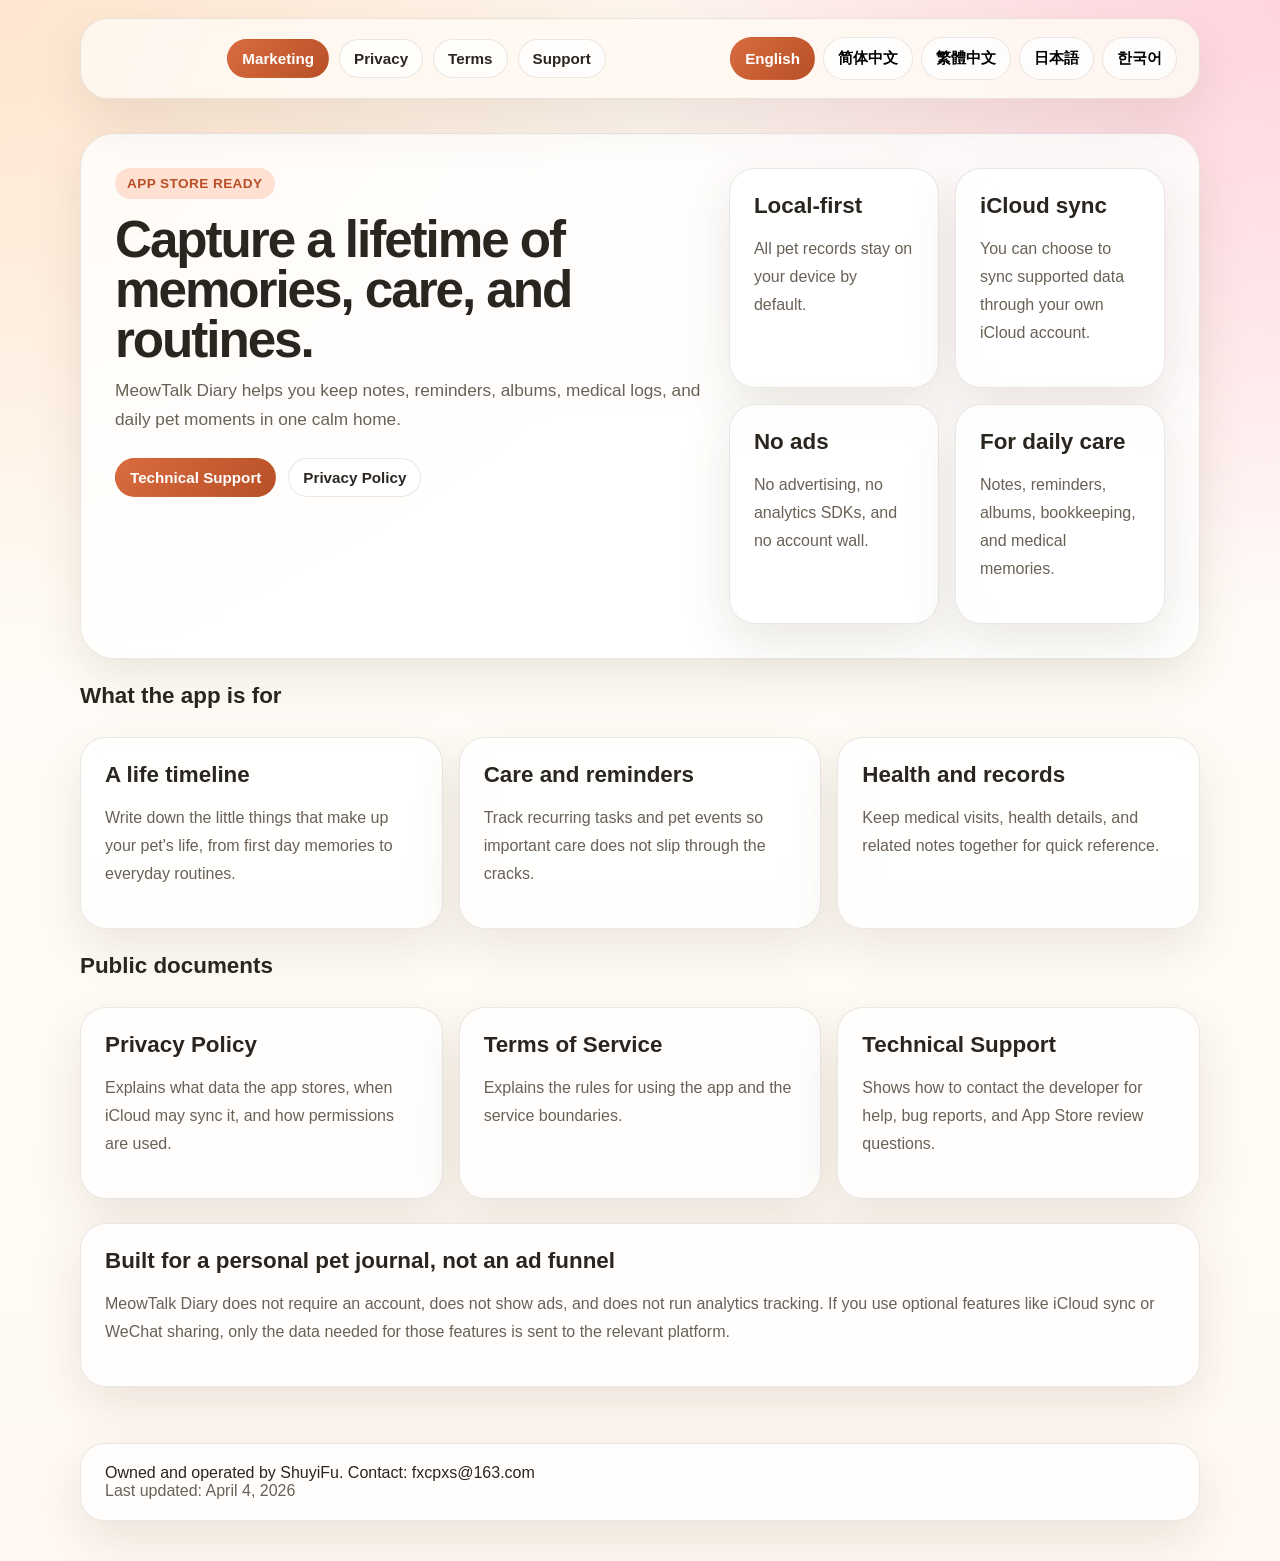
<file: MeowTalkDiary/index.html>
<!doctype html>
<html lang="en">
  <head>
    <meta charset="utf-8">
    <meta name="viewport" content="width=device-width, initial-scale=1">
    <title>MeowTalk Diary</title>
    <meta
      name="description"
      content="MeowTalk Diary records your pet's lifetime with notes, reminders, albums, medical logs, and daily memories."
    >
    <link rel="stylesheet" href="./assets/site.css">
  </head>
  <body data-page="home">
    <div class="site-shell">
      <header class="site-header">
        <a class="brand" href="./index.html" data-i18n="common.brand"></a>
        <nav class="site-nav" data-nav></nav>
        <div class="language-switch" data-language-switch></div>
      </header>
      <main data-page-content></main>
      <footer class="site-footer" data-footer></footer>
    </div>
    <script src="./assets/content.js"></script>
    <script src="./assets/site.js"></script>
  </body>
</html>
</file>
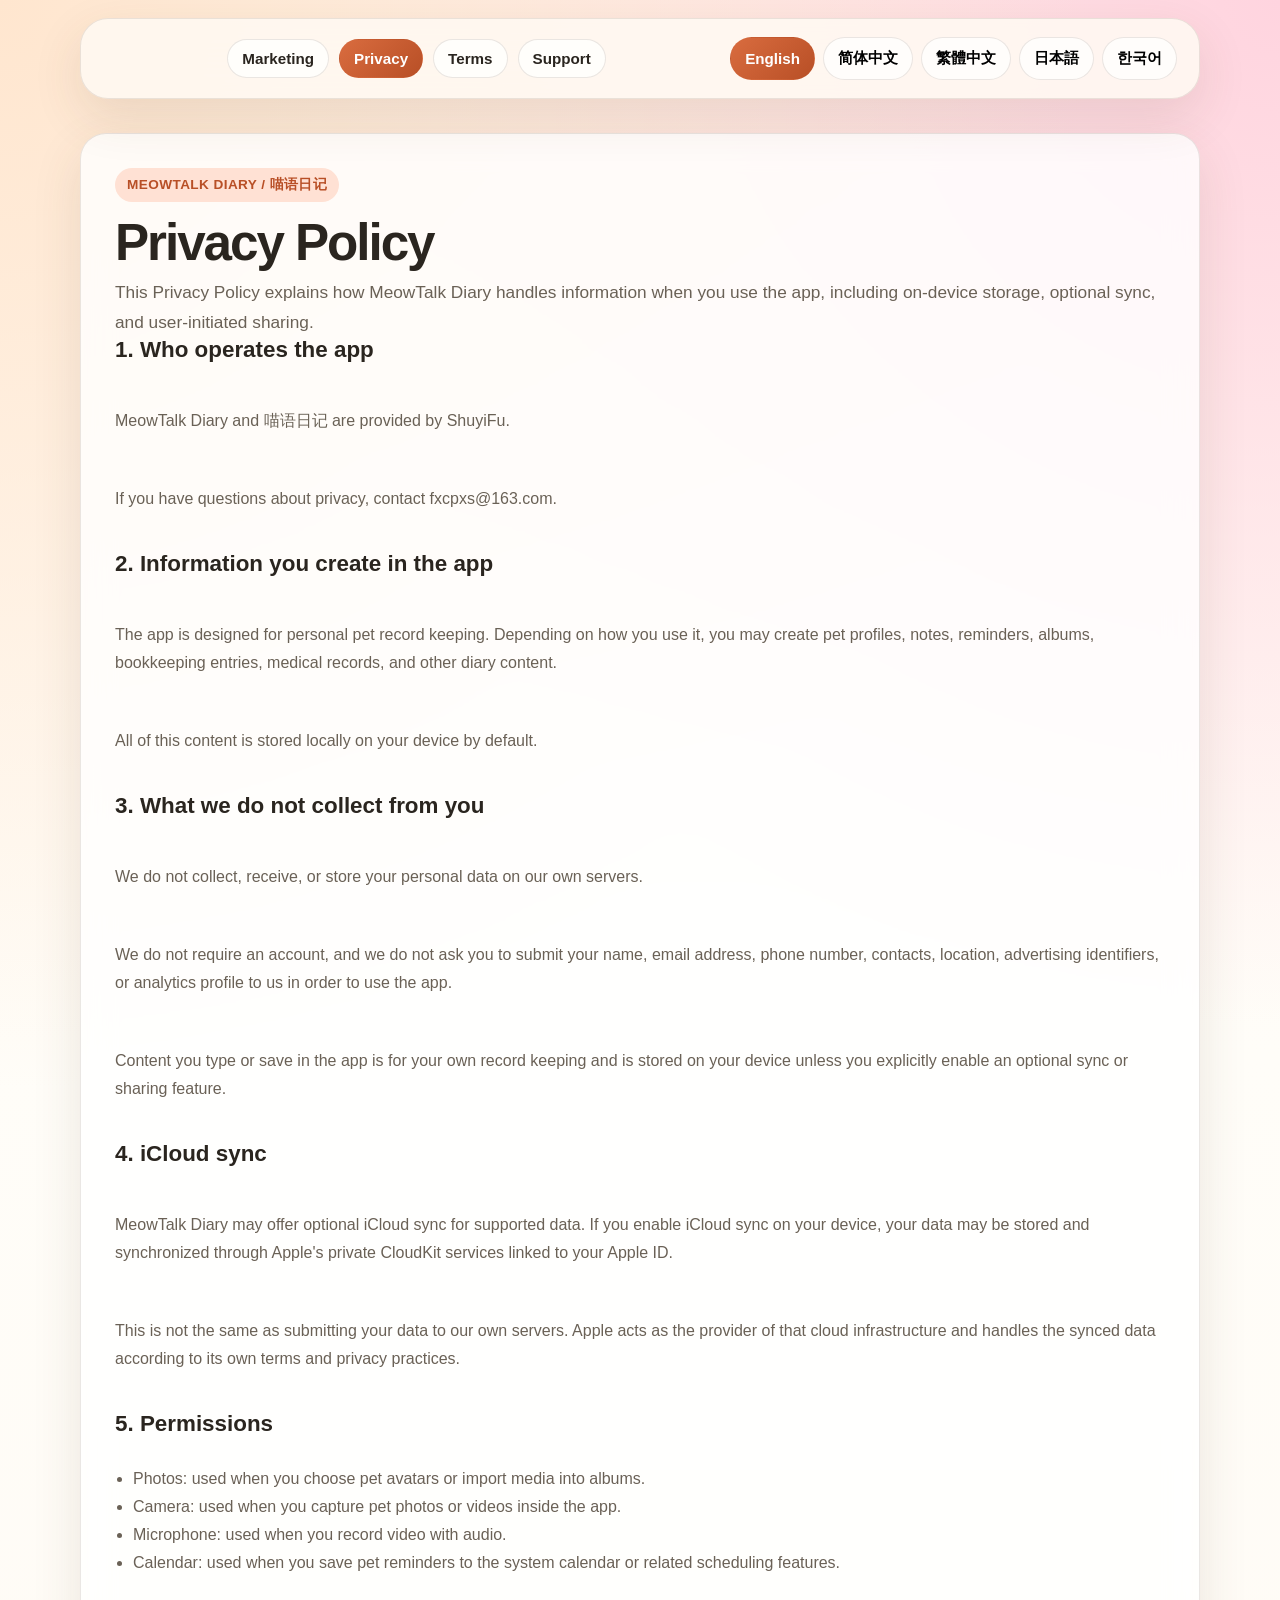
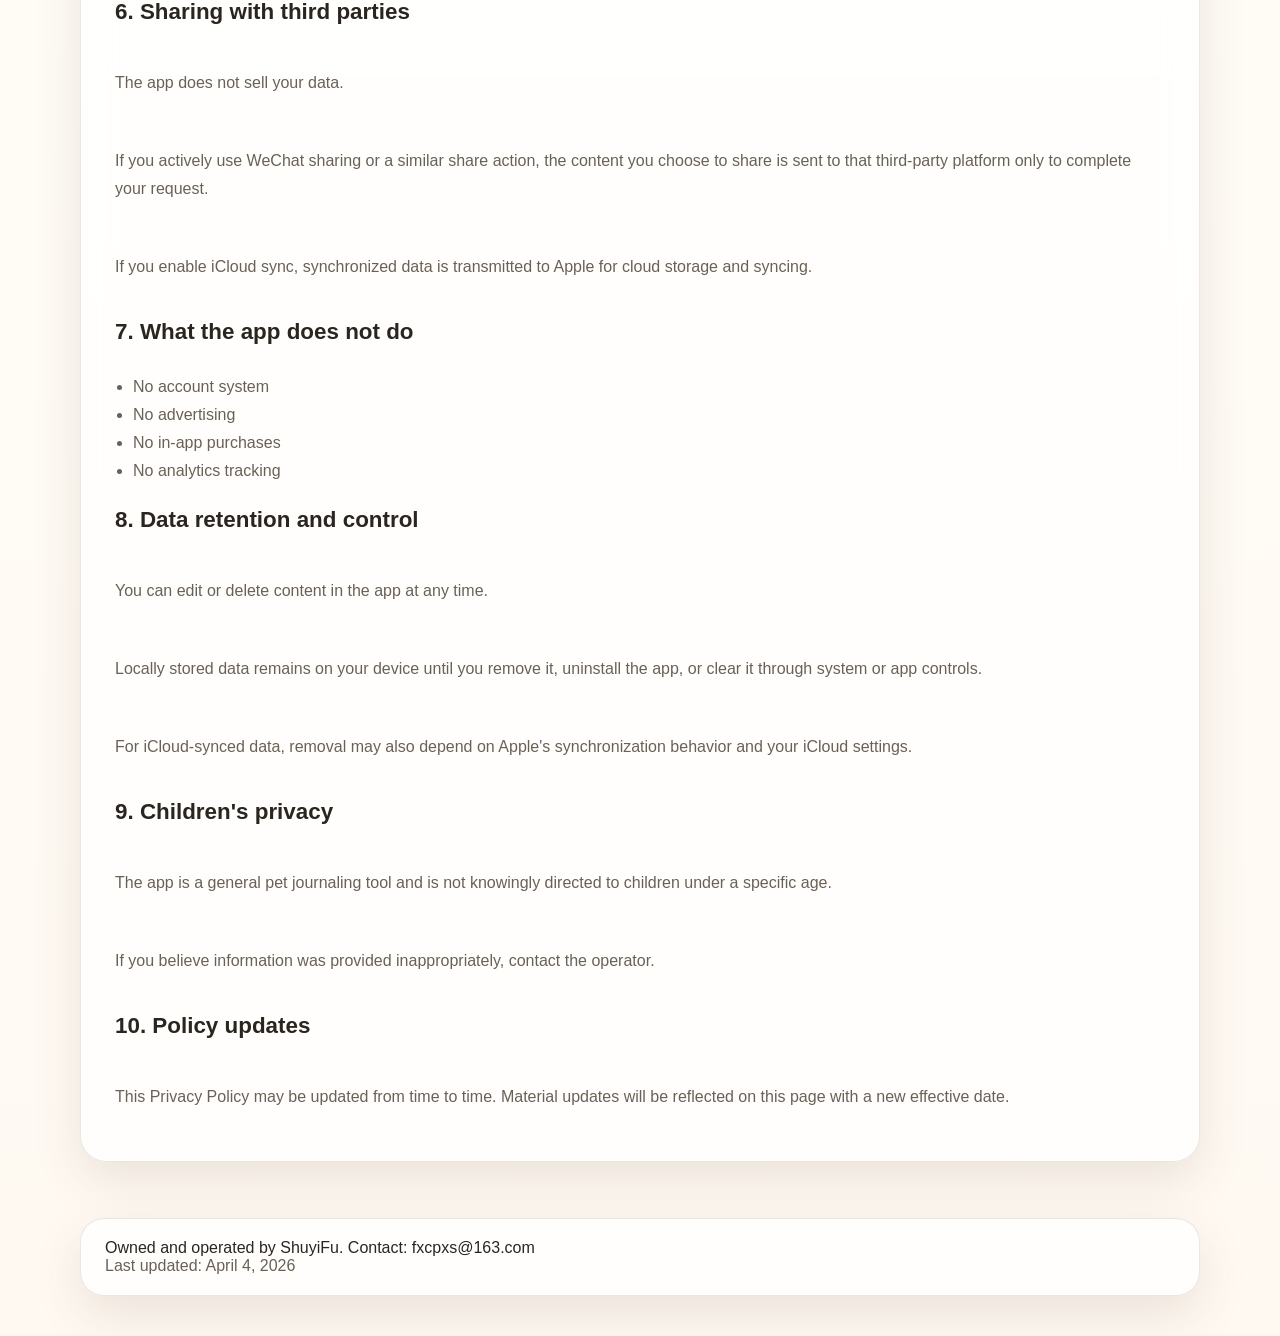
<file: MeowTalkDiary/privacy/index.html>
<!doctype html>
<html lang="en">
  <head>
    <meta charset="utf-8">
    <meta name="viewport" content="width=device-width, initial-scale=1">
    <title>MeowTalk Diary Privacy Policy</title>
    <meta name="description" content="Privacy Policy for MeowTalk Diary.">
    <link rel="stylesheet" href="../assets/site.css">
  </head>
  <body data-page="privacy">
    <div class="site-shell">
      <header class="site-header">
        <a class="brand" href="../index.html" data-i18n="common.brand"></a>
        <nav class="site-nav" data-nav></nav>
        <div class="language-switch" data-language-switch></div>
      </header>
      <main data-page-content></main>
      <footer class="site-footer" data-footer></footer>
    </div>
    <script src="../assets/content.js"></script>
    <script src="../assets/site.js"></script>
  </body>
</html>
</file>
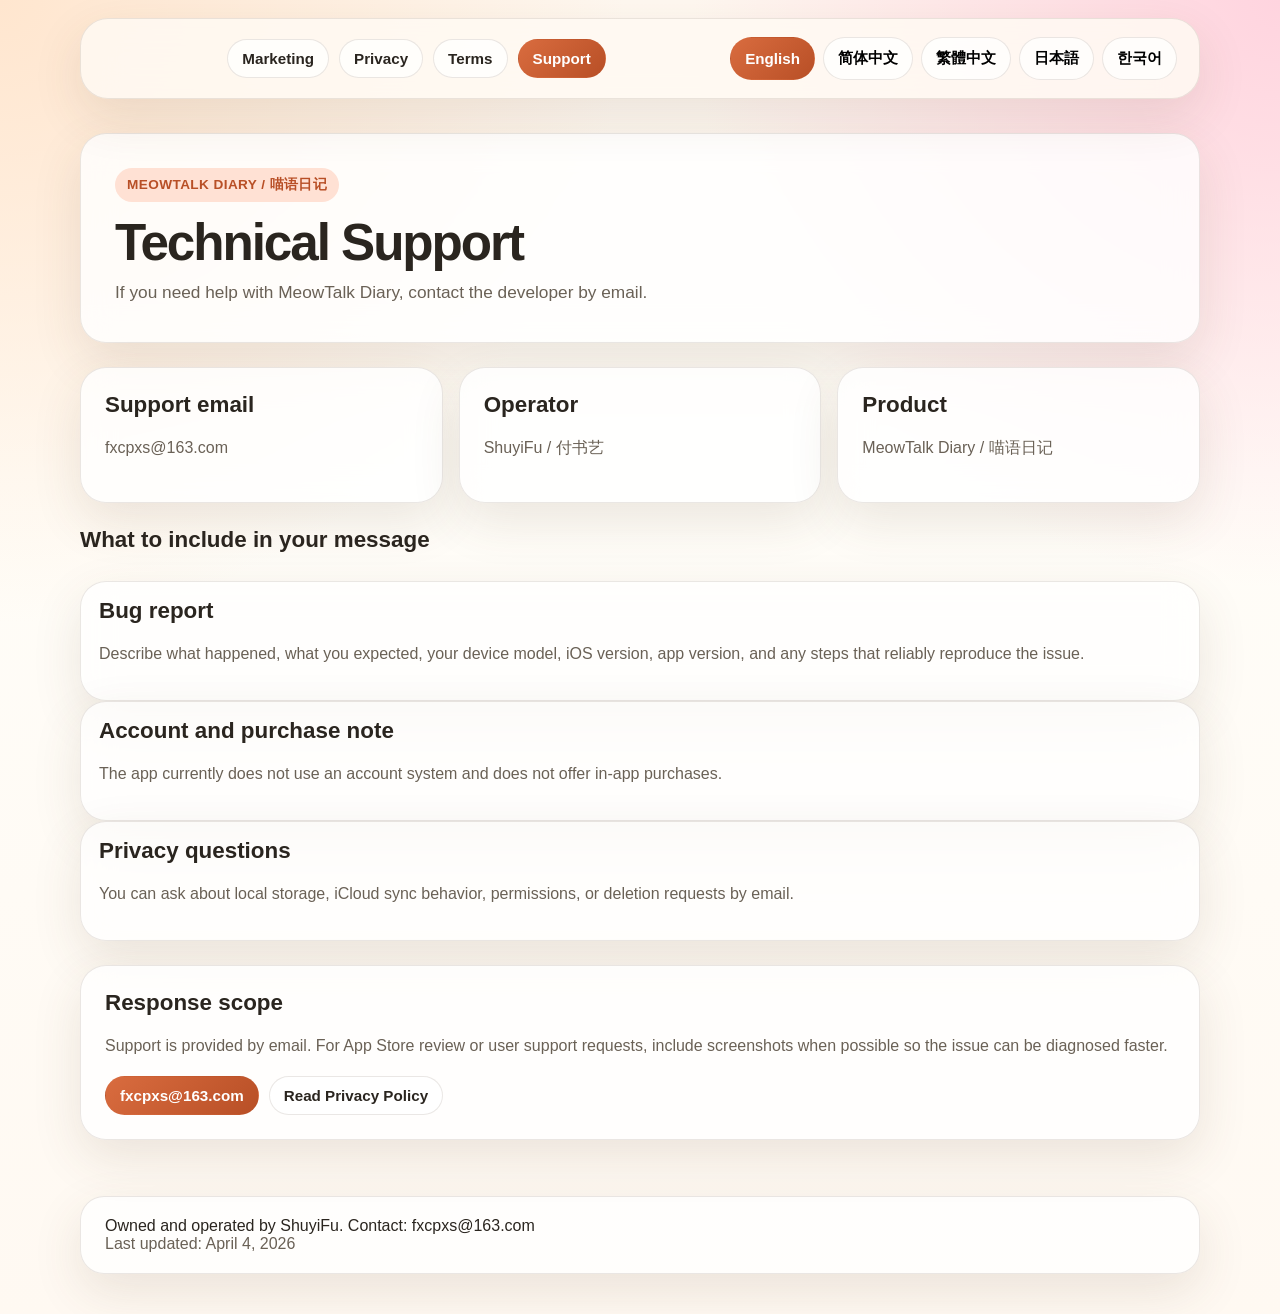
<file: MeowTalkDiary/support/index.html>
<!doctype html>
<html lang="en">
  <head>
    <meta charset="utf-8">
    <meta name="viewport" content="width=device-width, initial-scale=1">
    <title>MeowTalk Diary Support</title>
    <meta name="description" content="Support for MeowTalk Diary.">
    <link rel="stylesheet" href="../assets/site.css">
  </head>
  <body data-page="support">
    <div class="site-shell">
      <header class="site-header">
        <a class="brand" href="../index.html" data-i18n="common.brand"></a>
        <nav class="site-nav" data-nav></nav>
        <div class="language-switch" data-language-switch></div>
      </header>
      <main data-page-content></main>
      <footer class="site-footer" data-footer></footer>
    </div>
    <script src="../assets/content.js"></script>
    <script src="../assets/site.js"></script>
  </body>
</html>
</file>
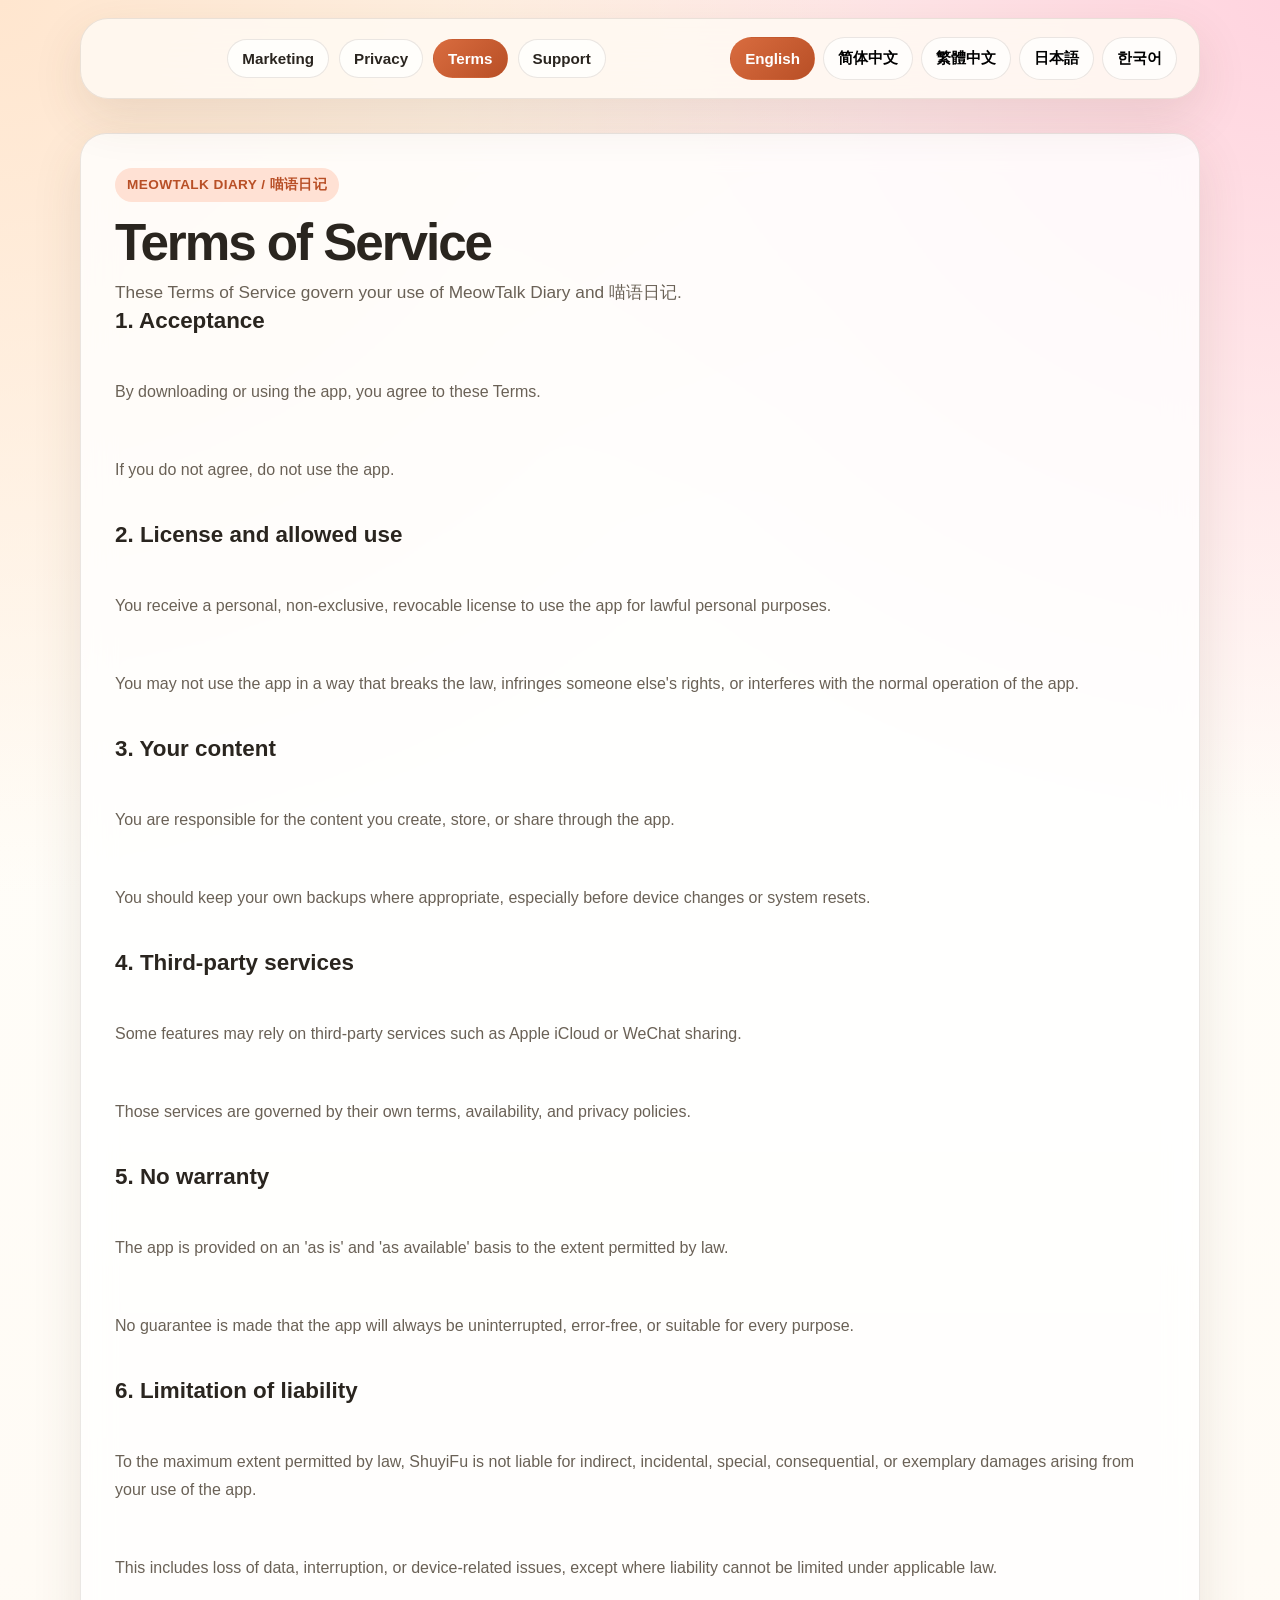
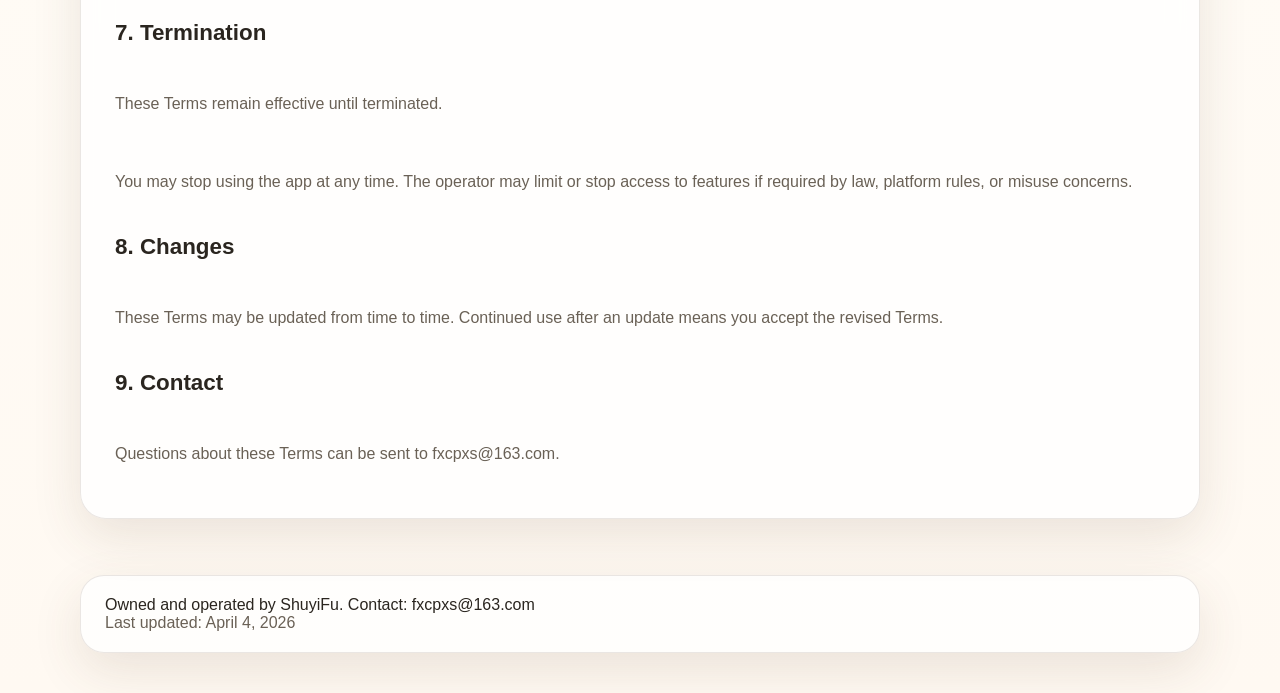
<file: MeowTalkDiary/terms/index.html>
<!doctype html>
<html lang="en">
  <head>
    <meta charset="utf-8">
    <meta name="viewport" content="width=device-width, initial-scale=1">
    <title>MeowTalk Diary Terms of Service</title>
    <meta name="description" content="Terms of Service for MeowTalk Diary.">
    <link rel="stylesheet" href="../assets/site.css">
  </head>
  <body data-page="terms">
    <div class="site-shell">
      <header class="site-header">
        <a class="brand" href="../index.html" data-i18n="common.brand"></a>
        <nav class="site-nav" data-nav></nav>
        <div class="language-switch" data-language-switch></div>
      </header>
      <main data-page-content></main>
      <footer class="site-footer" data-footer></footer>
    </div>
    <script src="../assets/content.js"></script>
    <script src="../assets/site.js"></script>
  </body>
</html>
</file>
<file: MeowTalkDiary/assets/site.css>
:root {
  color-scheme: light;
  --bg: #fffaf3;
  --panel: rgba(255, 255, 255, 0.8);
  --panel-strong: #ffffff;
  --ink: #2a251f;
  --muted: #6a6156;
  --line: rgba(82, 63, 41, 0.12);
  --accent: #d96c3f;
  --accent-strong: #b84f26;
  --accent-soft: #ffe1d4;
  --hero-a: #ffe6cf;
  --hero-b: #ffd4df;
  --hero-c: #fff5c8;
  --shadow: 0 18px 50px rgba(91, 65, 40, 0.12);
  --radius-lg: 28px;
  --radius-md: 18px;
  --radius-sm: 999px;
  --max: 1120px;
}

* {
  box-sizing: border-box;
}

html {
  scroll-behavior: smooth;
}

body {
  margin: 0;
  color: var(--ink);
  background:
    radial-gradient(circle at top left, var(--hero-a), transparent 34%),
    radial-gradient(circle at top right, var(--hero-b), transparent 32%),
    linear-gradient(180deg, #fff8f0 0%, #fffdf8 36%, #fff9f2 100%);
  font-family: "Avenir Next", "PingFang SC", "PingFang TC", "Hiragino Sans", "Apple SD Gothic Neo", sans-serif;
}

a {
  color: inherit;
  text-decoration: none;
}

.site-shell {
  min-height: 100vh;
}

.site-header,
.site-footer,
main {
  width: min(calc(100% - 32px), var(--max));
  margin: 0 auto;
}

.site-header {
  position: sticky;
  top: 0;
  z-index: 20;
  display: grid;
  grid-template-columns: auto 1fr auto;
  gap: 16px;
  align-items: center;
  padding: 18px 22px;
  margin-top: 18px;
  border: 1px solid var(--line);
  border-radius: var(--radius-lg);
  background: rgba(255, 250, 243, 0.86);
  backdrop-filter: blur(18px);
  box-shadow: var(--shadow);
}

.brand {
  font-size: 1.1rem;
  font-weight: 800;
  letter-spacing: 0.02em;
}

.site-nav {
  display: flex;
  justify-content: center;
  gap: 10px;
  flex-wrap: wrap;
}

.site-nav a,
.language-switch button,
.button {
  border: 1px solid var(--line);
  border-radius: var(--radius-sm);
  background: rgba(255, 255, 255, 0.72);
  padding: 10px 14px;
  font-size: 0.95rem;
  font-weight: 700;
  transition: transform 160ms ease, background 160ms ease, border-color 160ms ease;
}

.site-nav a:hover,
.language-switch button:hover,
.button:hover {
  transform: translateY(-1px);
  background: #fff;
}

.site-nav a.is-active,
.language-switch button.is-active,
.button.is-primary {
  color: #fff;
  border-color: transparent;
  background: linear-gradient(135deg, var(--accent) 0%, var(--accent-strong) 100%);
}

.language-switch {
  display: flex;
  gap: 8px;
  flex-wrap: wrap;
  justify-content: flex-end;
}

main {
  padding: 34px 0 56px;
}

.hero,
.page-card,
.support-grid article,
.feature-card,
.notice-card,
.faq-item {
  border: 1px solid var(--line);
  background: var(--panel);
  box-shadow: var(--shadow);
  backdrop-filter: blur(16px);
}

.hero {
  display: grid;
  grid-template-columns: 1.15fr 0.85fr;
  gap: 24px;
  padding: 34px;
  border-radius: 34px;
}

.eyebrow {
  display: inline-flex;
  align-items: center;
  gap: 8px;
  padding: 8px 12px;
  border-radius: var(--radius-sm);
  background: var(--accent-soft);
  color: var(--accent-strong);
  font-size: 0.85rem;
  font-weight: 800;
  letter-spacing: 0.03em;
  text-transform: uppercase;
}

.hero h1,
.page-card h1 {
  margin: 16px 0 10px;
  font-size: clamp(2.4rem, 4vw, 4.8rem);
  line-height: 0.98;
  letter-spacing: -0.04em;
}

.hero p.lead,
.page-card .lead {
  margin: 0;
  color: var(--muted);
  font-size: 1.08rem;
  line-height: 1.7;
}

.hero-actions {
  display: flex;
  gap: 12px;
  flex-wrap: wrap;
  margin-top: 24px;
}

.hero-panel {
  display: grid;
  gap: 14px;
}

.feature-list,
.stats-list,
.document-list,
.legal-meta,
.contact-list,
.faq-list {
  list-style: none;
  padding: 0;
  margin: 0;
}

.feature-list li,
.stats-list li,
.document-list li,
.contact-list li,
.faq-item,
.legal-meta li {
  padding: 16px 18px;
  border: 1px solid var(--line);
  border-radius: var(--radius-md);
  background: rgba(255, 255, 255, 0.74);
}

.stats-list,
.feature-grid,
.support-grid,
.doc-grid {
  display: grid;
  gap: 16px;
}

.stats-list {
  grid-template-columns: repeat(2, minmax(0, 1fr));
}

.feature-grid,
.doc-grid,
.support-grid {
  grid-template-columns: repeat(3, minmax(0, 1fr));
}

.feature-card,
.notice-card,
.page-card,
.faq-item,
.support-grid article {
  border-radius: 26px;
}

.feature-card,
.support-grid article,
.notice-card {
  padding: 24px;
}

.page-card {
  padding: 34px;
}

.section-stack {
  display: grid;
  gap: 18px;
}

.section-stack + .section-stack {
  margin-top: 22px;
}

.section-stack h2,
.feature-card h2,
.support-grid h2,
.notice-card h2 {
  margin: 0 0 10px;
  font-size: 1.4rem;
}

.section-stack p,
.section-stack li,
.feature-card p,
.support-grid p,
.notice-card p,
.faq-item p {
  color: var(--muted);
  line-height: 1.75;
}

.section-stack ul {
  margin: 0;
  padding-left: 18px;
}

.site-footer {
  padding: 0 0 40px;
}

.site-footer .footer-card {
  display: flex;
  justify-content: space-between;
  gap: 16px;
  align-items: center;
  padding: 20px 24px;
  border: 1px solid var(--line);
  border-radius: 24px;
  background: rgba(255, 255, 255, 0.78);
  box-shadow: var(--shadow);
}

.muted {
  color: var(--muted);
}

.link-row {
  display: flex;
  gap: 10px;
  flex-wrap: wrap;
}

@media (max-width: 960px) {
  .site-header {
    grid-template-columns: 1fr;
    justify-items: start;
  }

  .site-nav,
  .language-switch {
    justify-content: flex-start;
  }

  .hero,
  .feature-grid,
  .doc-grid,
  .support-grid {
    grid-template-columns: 1fr;
  }
}

@media (max-width: 640px) {
  body {
    background:
      radial-gradient(circle at top left, var(--hero-a), transparent 40%),
      linear-gradient(180deg, #fff8f0 0%, #fffdf8 40%, #fff9f2 100%);
  }

  .site-header,
  main,
  .site-footer {
    width: min(calc(100% - 20px), var(--max));
  }

  .site-header {
    padding: 16px;
    margin-top: 10px;
  }

  .hero,
  .page-card,
  .feature-card,
  .support-grid article,
  .notice-card {
    padding: 22px;
    border-radius: 22px;
  }

  .stats-list {
    grid-template-columns: 1fr;
  }

  .site-footer .footer-card {
    flex-direction: column;
    align-items: flex-start;
  }
}
</file>
